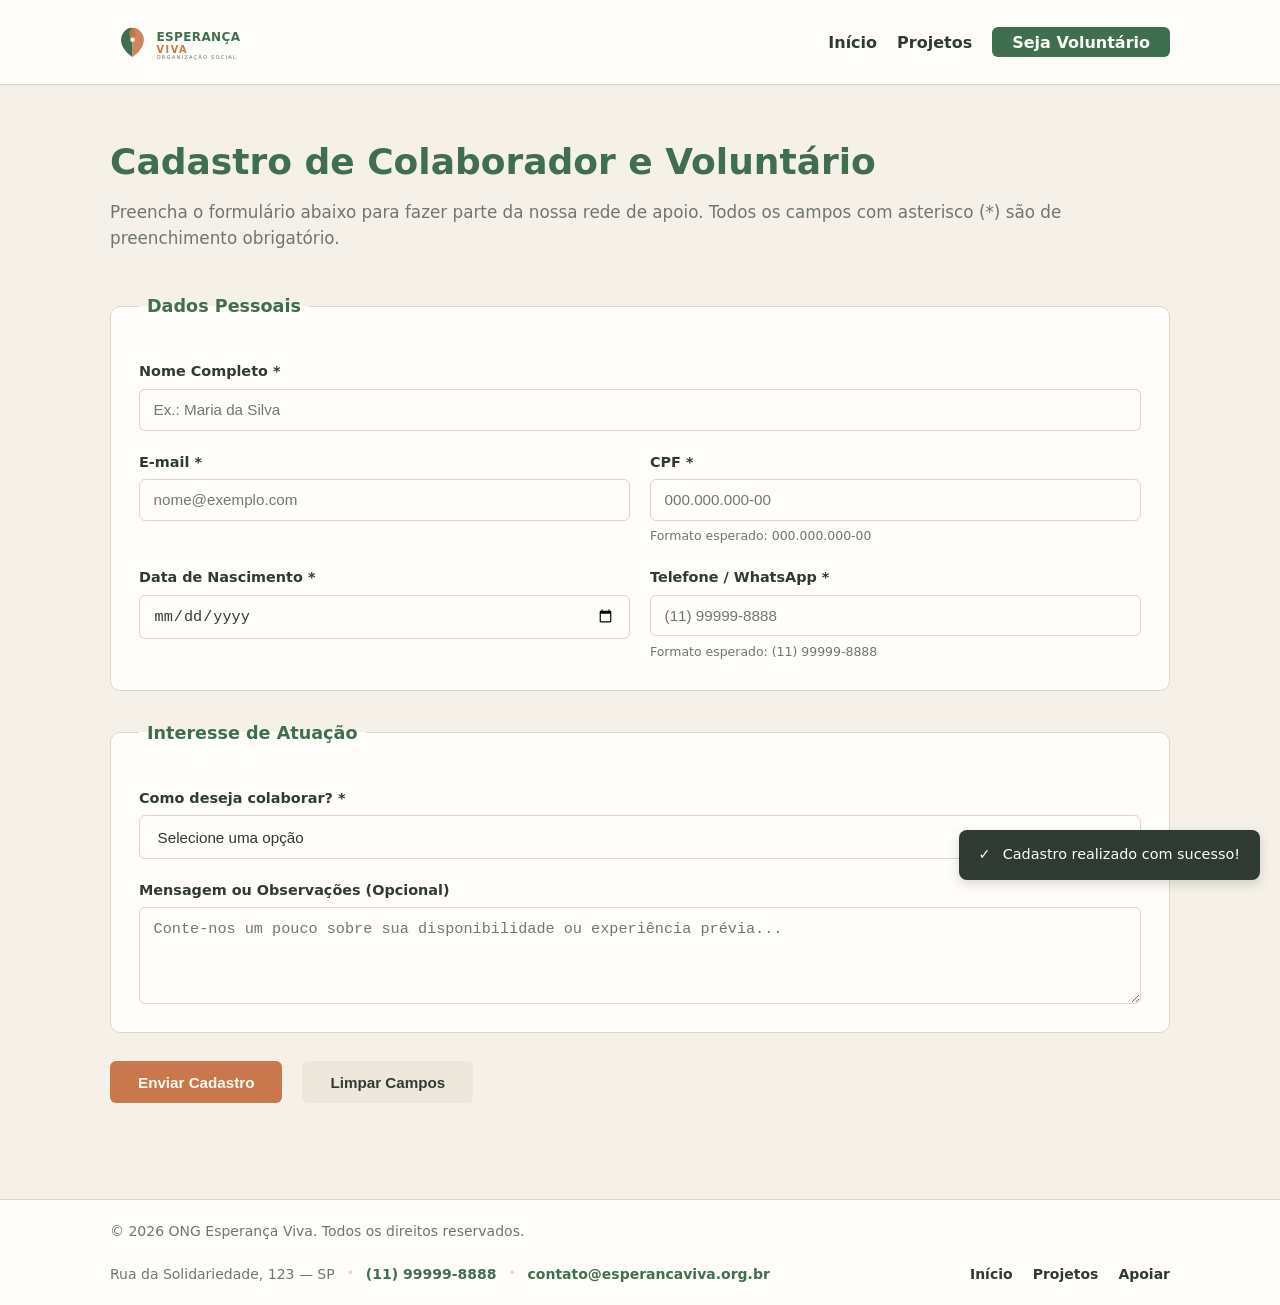
<file: cadastro.html>
<!DOCTYPE html>
<html lang="pt-BR">
<head>
  <meta charset="UTF-8">
  <meta name="viewport" content="width=device-width, initial-scale=1.0">
  <meta name="description" content="Faça seu cadastro para ser voluntário ou apoiador da ONG Esperança Viva.">
  <title>Cadastro de Voluntário - ONG Esperança Viva</title>
  <!-- Favicon do Site -->
  <link rel="icon" type="image/svg+xml" href="assets/img/favicon.svg">
  <link rel="stylesheet" href="assets/css/style.css?v=6.0">
</head>
<body>

  <!-- Cabeçalho Institucional com Menu Inline (Desktop) e Hambúrguer (Mobile) -->
  <header class="header-site">
    <a href="#conteudo-principal" class="sr-only">Pular para o conteúdo principal</a>
    
    <div class="container header-container">
      <a href="index.html" class="logo-container">
        <img src="assets/img/logo.svg" alt="Logotipo da ONG Esperança Viva com duas mãos entrelaçadas formando um coração" width="180" height="60">
      </a>

      <!-- Checkbox oculto para gerir o estado Aberto/Fechado via CSS -->
      <input type="checkbox" id="menu-toggle-cadastro" class="menu-toggle-checkbox" aria-label="Abrir menu de navegação">
      <label for="menu-toggle-cadastro" class="menu-toggle-label" tabindex="0">
        <span class="hamburger-icon" aria-hidden="true"></span>
      </label>

      <!-- Navegação Principal -->
      <nav aria-label="Navegação Principal">
        <ul class="nav-menu">
          <li><a href="index.html">Início</a></li>
          <li><a href="projetos.html">Projetos</a></li>
          <li><a href="cadastro.html" aria-current="page" class="btn-nav">Seja Voluntário</a></li>
        </ul>
      </nav>
    </div>
  </header>

  <!-- Conteúdo Principal Enquadrado no Container -->
  <main id="conteudo-principal" class="container" style="padding-top: 3rem; padding-bottom: 4rem;">
    
    <section aria-labelledby="titulo-cadastro">
      <h1 id="titulo-cadastro" style="font-size: 2.25rem; color: var(--primary-color); margin-bottom: 0.5rem;">Cadastro de Colaborador e Voluntário</h1>
      <p style="color: var(--text-muted); font-size: 1.05rem; margin-bottom: 2.5rem;">
        Preencha o formulário abaixo para fazer parte da nossa rede de apoio. Todos os campos com asterisco (*) são de preenchimento obrigatório.
      </p>

      <form action="#" method="post">
        
        <!-- Bloco 1: Dados Pessoais -->
        <fieldset>
          <legend>Dados Pessoais</legend>
          
          <div class="form-grid">
            <div class="campo-grupo col-12">
              <label for="nome">Nome Completo *</label>
              <input type="text" id="nome" name="nome" required minlength="3" placeholder="Ex.: Maria da Silva">
            </div>

            <div class="campo-grupo">
              <label for="email">E-mail *</label>
              <input type="email" id="email" name="email" required placeholder="nome@exemplo.com">
            </div>

            <div class="campo-grupo">
              <label for="cpf">CPF *</label>
              <input type="text" id="cpf" name="cpf" required pattern="\d{3}\.\d{3}\.\d{3}-\d{2}" placeholder="000.000.000-00">
              <small>Formato esperado: 000.000.000-00</small>
            </div>

            <div class="campo-grupo">
              <label for="data-nascimento">Data de Nascimento *</label>
              <input type="date" id="data-nascimento" name="data-nascimento" required>
            </div>

            <div class="campo-grupo">
              <label for="telefone">Telefone / WhatsApp *</label>
              <input type="tel" id="telefone" name="telefone" required pattern="\(\d{2}\) \d{4,5}-\d{4}" placeholder="(11) 99999-8888">
              <small>Formato esperado: (11) 99999-8888</small>
            </div>
          </div>
        </fieldset>

        <!-- Bloco 2: Área de Interesse -->
        <fieldset>
          <legend>Interesse de Atuação</legend>

          <div class="form-grid">
            <div class="campo-grupo col-12">
              <label for="area-atuacao">Como deseja colaborar? *</label>
              <select id="area-atuacao" name="area-atuacao" required>
                <option value="" disabled selected>Selecione uma opção</option>
                <option value="educacao">Voluntariado em Apoio Escolar e Leitura</option>
                <option value="alimentacao">Triagem e Arrecadação de Alimentos</option>
                <option value="capacitacao">Instrutor de Oficinas Profissionalizantes</option>
                <option value="doador">Doador de Insumos / Recursos Financeiros</option>
              </select>
            </div>

            <div class="campo-grupo col-12">
              <label for="mensagem">Mensagem ou Observações (Opcional)</label>
              <textarea id="mensagem" name="mensagem" rows="4" placeholder="Conte-nos um pouco sobre sua disponibilidade ou experiência prévia..."></textarea>
            </div>
          </div>
        </fieldset>

        <!-- Botões de Ação -->
        <div class="acoes-form">
          <button type="submit" class="btn btn-primario">Enviar Cadastro</button>
          <button type="reset" class="btn btn-secundario">Limpar Campos</button>
        </div>

      </form>
    </section>

  </main>

  <!-- Rodapé Minimalista com Informações de Contato em Linha -->
  <footer class="footer-site">
    <div class="container footer-compacto-container">
      
      <!-- Lado Esquerdo: Direitos Autorais -->
      <div class="footer-copy">
        <p>&copy; 2026 ONG Esperança Viva. Todos os direitos reservados.</p>
      </div>

      <!-- Lado Central: Contato Horizontal -->
      <address class="footer-contato-linha">
        <span>Rua da Solidariedade, 123 — SP</span>
        <span class="divisor">•</span>
        <a href="tel:+5511999998888">(11) 99999-8888</a>
        <span class="divisor">•</span>
        <a href="mailto:contato@esperancaviva.org.br">contato@esperancaviva.org.br</a>
      </address>

      <!-- Lado Direito: Navegação Rápida -->
      <nav class="footer-links-linha" aria-label="Links do rodapé">
        <ul>
          <li><a href="index.html">Início</a></li>
          <li><a href="projetos.html">Projetos</a></li>
          <li><a href="cadastro.html">Apoiar</a></li>
        </ul>
      </nav>

    </div>
  </footer>

  <!-- Componente Toast de Feedback Padronizado -->
  <div class="toast-notificacao" role="status" aria-live="polite">
    <span>✓</span> Cadastro realizado com sucesso!
  </div>

</body>
</html>
</file>
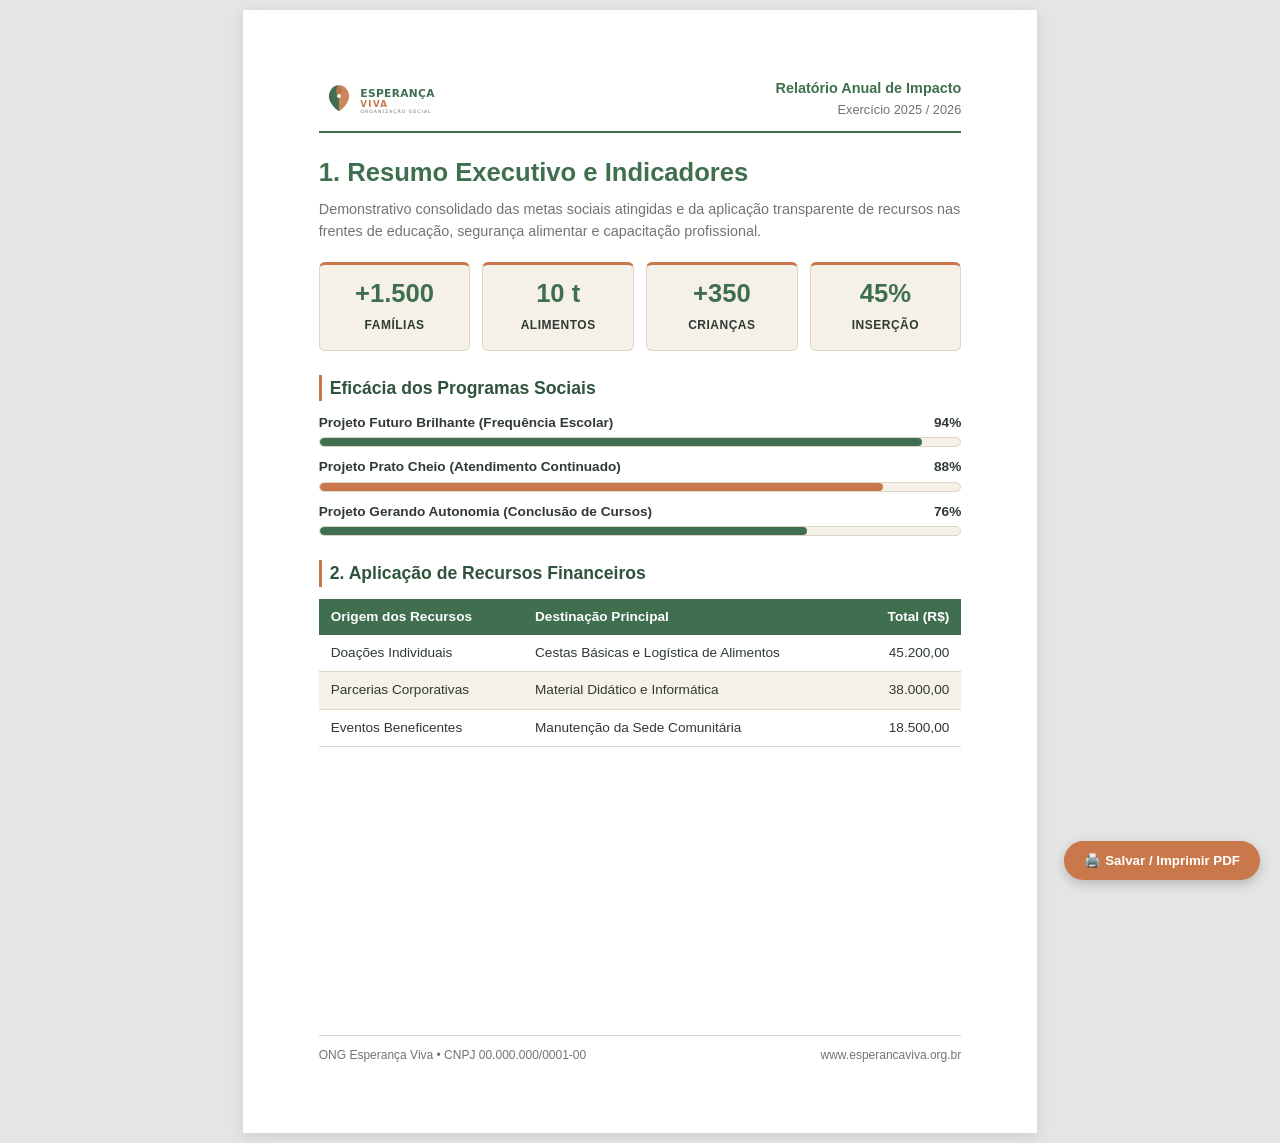
<file: relatorio-impacto.html>
<!DOCTYPE html>
<html lang="pt-BR">
<head>
  <meta charset="UTF-8">
  <title>Relatório Anual de Impacto Social - ONG Esperança Viva</title>
  <!-- Favicon do Site -->
  <link rel="icon" type="image/svg+xml" href="assets/img/favicon.svg">
  <style>
    /* Configurações Globais e de Impressão */
    @page {
      size: A4 portrait;
      margin: 15mm;
    }

    :root {
      --primary: #3f6f4f;
      --primary-dark: #2f533b;
      --accent: #c8784a;
      --bg-light: #f5f1e8;
      --white: #ffffff;
      --text-main: #2f3a32;
      --text-muted: #6f766f;
      --border: #ddd5c6;
    }

    * {
      box-sizing: border-box;
      margin: 0;
      padding: 0;
    }

    body {
      font-family: -apple-system, BlinkMacSystemFont, "Segoe UI", Roboto, Helvetica, Arial, sans-serif;
      color: var(--text-main);
      background-color: #e5e5e5;
      line-height: 1.5;
      -webkit-print-color-adjust: exact;
      print-color-adjust: exact;
    }

    /* Contentor da Página A4 */
    .pagina {
      width: 210mm;
      height: 297mm;
      padding: 18mm 20mm;
      margin: 10px auto;
      background-color: var(--white);
      position: relative;
      display: flex;
      flex-direction: column;
      justify-content: space-between;
      box-shadow: 0 4px 15px rgba(0, 0, 0, 0.1);
      page-break-after: always;
    }

    /* Cabeçalho das Páginas Internas */
    .topo-relatorio {
      display: flex;
      justify-content: space-between;
      align-items: center;
      border-bottom: 2px solid var(--primary);
      padding-bottom: 12px;
      margin-bottom: 20px;
    }

    .topo-relatorio img {
      height: 40px;
      width: auto;
    }

    .topo-relatorio .meta-doc {
      text-align: right;
      font-size: 0.8rem;
      color: var(--text-muted);
    }

    .topo-relatorio .meta-doc strong {
      color: var(--primary);
      display: block;
      font-size: 0.9rem;
    }

    /* Títulos e Seções */
    h1.titulo-secao {
      font-size: 1.6rem;
      color: var(--primary);
      margin-bottom: 8px;
      font-weight: 700;
    }

    p.descricao-secao {
      font-size: 0.9rem;
      color: var(--text-muted);
      margin-bottom: 20px;
    }

    /* Cards de Métricas em Grid Fixo */
    .grid-metricas {
      display: grid;
      grid-template-columns: repeat(4, 1fr);
      gap: 12px;
      margin-bottom: 24px;
    }

    .card-metrica {
      background-color: var(--bg-light);
      border: 1px solid var(--border);
      border-top: 3px solid var(--accent);
      border-radius: 6px;
      padding: 14px 8px;
      text-align: center;
    }

    .card-metrica .valor {
      font-size: 1.6rem;
      font-weight: 800;
      color: var(--primary);
      line-height: 1.1;
      display: block;
      margin-bottom: 4px;
    }

    .card-metrica .label {
      font-size: 0.75rem;
      font-weight: 600;
      color: var(--text-main);
      text-transform: uppercase;
      letter-spacing: 0.5px;
    }

    /* Gráficos de Progresso Visual */
    .secao-bloco {
      margin-bottom: 24px;
    }

    .secao-bloco h2 {
      font-size: 1.1rem;
      color: var(--primary-dark);
      margin-bottom: 12px;
      border-left: 3px solid var(--accent);
      padding-left: 8px;
    }

    .item-progresso {
      margin-bottom: 10px;
    }

    .item-progresso .labels {
      display: flex;
      justify-content: space-between;
      font-size: 0.85rem;
      font-weight: 600;
      margin-bottom: 4px;
    }

    .barra-trilho {
      height: 10px;
      background-color: var(--bg-light);
      border: 1px solid var(--border);
      border-radius: 5px;
      overflow: hidden;
    }

    .barra-preenchimento {
      height: 100%;
      background-color: var(--primary);
      border-radius: 4px;
    }

    /* Tabela Institucional */
    table.tabela-dados {
      width: 100%;
      border-collapse: collapse;
      font-size: 0.85rem;
      margin-top: 8px;
    }

    table.tabela-dados th {
      background-color: var(--primary);
      color: var(--white);
      text-align: left;
      padding: 8px 12px;
      font-weight: 600;
    }

    table.tabela-dados td {
      padding: 8px 12px;
      border-bottom: 1px solid var(--border);
    }

    table.tabela-dados tr:nth-child(even) {
      background-color: var(--bg-light);
    }

    /* Rodapé da Página */
    .rodape-documento {
      border-top: 1px solid var(--border);
      padding-top: 10px;
      display: flex;
      justify-content: space-between;
      font-size: 0.75rem;
      color: var(--text-muted);
    }

    /* Botão Flutuante de Impressão */
    .btn-print {
      position: fixed;
      bottom: 20px;
      right: 20px;
      background-color: var(--accent);
      color: white;
      border: none;
      padding: 12px 20px;
      border-radius: 30px;
      font-weight: bold;
      cursor: pointer;
      box-shadow: 0 4px 12px rgba(0,0,0,0.2);
      z-index: 9999;
    }

    @media print {
      body {
        background-color: white;
      }
      .pagina {
        margin: 0;
        box-shadow: none;
        height: 297mm;
        width: 210mm;
      }
      .btn-print {
        display: none;
      }
    }
  </style>
</head>
<body>

  <button class="btn-print" onclick="window.print()">🖨️ Salvar / Imprimir PDF</button>

  <!-- PÁGINA ÚNICA / DOCUMENTO EXECUTIVO -->
  <div class="pagina">
    
    <div>
      <!-- Topo Institucional -->
      <header class="topo-relatorio">
        <img src="assets/img/logo.svg" alt="ONG Esperança Viva">
        <div class="meta-doc">
          <strong>Relatório Anual de Impacto</strong>
          <span>Exercício 2025 / 2026</span>
        </div>
      </header>

      <!-- Título Principal -->
      <section>
        <h1 class="titulo-secao">1. Resumo Executivo e Indicadores</h1>
        <p class="descricao-secao">
          Demonstrativo consolidado das metas sociais atingidas e da aplicação transparente de recursos nas frentes de educação, segurança alimentar e capacitação profissional.
        </p>

        <!-- Grid de Métricas Limpo -->
        <div class="grid-metricas">
          <div class="card-metrica">
            <span class="valor">+1.500</span>
            <span class="label">Famílias</span>
          </div>
          <div class="card-metrica">
            <span class="valor">10 t</span>
            <span class="label">Alimentos</span>
          </div>
          <div class="card-metrica">
            <span class="valor">+350</span>
            <span class="label">Crianças</span>
          </div>
          <div class="card-metrica">
            <span class="valor">45%</span>
            <span class="label">Inserção</span>
          </div>
        </div>
      </section>

      <!-- Indicadores de Desempenho -->
      <section class="secao-bloco">
        <h2>Eficácia dos Programas Sociais</h2>

        <div class="item-progresso">
          <div class="labels">
            <span>Projeto Futuro Brilhante (Frequência Escolar)</span>
            <span>94%</span>
          </div>
          <div class="barra-trilho">
            <div class="barra-preenchimento" style="width: 94%;"></div>
          </div>
        </div>

        <div class="item-progresso">
          <div class="labels">
            <span>Projeto Prato Cheio (Atendimento Continuado)</span>
            <span>88%</span>
          </div>
          <div class="barra-trilho">
            <div class="barra-preenchimento" style="width: 88%; background-color: var(--accent);"></div>
          </div>
        </div>

        <div class="item-progresso">
          <div class="labels">
            <span>Projeto Gerando Autonomia (Conclusão de Cursos)</span>
            <span>76%</span>
          </div>
          <div class="barra-trilho">
            <div class="barra-preenchimento" style="width: 76%;"></div>
          </div>
        </div>
      </section>

      <!-- Tabela Financeira -->
      <section class="secao-bloco">
        <h2>2. Aplicação de Recursos Financeiros</h2>
        
        <table class="tabela-dados">
          <thead>
            <tr>
              <th>Origem dos Recursos</th>
              <th>Destinação Principal</th>
              <th style="text-align: right;">Total (R$)</th>
            </tr>
          </thead>
          <tbody>
            <tr>
              <td>Doações Individuais</td>
              <td>Cestas Básicas e Logística de Alimentos</td>
              <td style="text-align: right;">45.200,00</td>
            </tr>
            <tr>
              <td>Parcerias Corporativas</td>
              <td>Material Didático e Informática</td>
              <td style="text-align: right;">38.000,00</td>
            </tr>
            <tr>
              <td>Eventos Beneficentes</td>
              <td>Manutenção da Sede Comunitária</td>
              <td style="text-align: right;">18.500,00</td>
            </tr>
          </tbody>
        </table>
      </section>
    </div>

    <!-- Rodapé Limpo -->
    <footer class="rodape-documento">
      <span>ONG Esperança Viva • CNPJ 00.000.000/0001-00</span>
      <span>www.esperancaviva.org.br</span>
    </footer>

  </div>

</body>
</html>
</file>
<file: assets/css/style.css>
/* ==========================================================================
   1. RESET E VARIÁVEIS DE CORES E ESPAÇAMENTOS (DESIGN TOKENS)
   ========================================================================== */
:root {
  /* Cores Institucionais */
  --primary-color: #3f6f4f;       /* Verde institucional */
  --primary-hover: #31583e;       /* Verde escuro */
  --accent-color: #c8784a;        /* Terracota */
  --accent-hover: #a95f38;        /* Terracota escuro */
  --secondary-color: #eee8dc;     /* Bege claro */
  --text-main: #2f3a32;           /* Verde-grafite */
  --text-muted: #6f766f;          /* Cinza esverdeado */
  --bg-light: #f5f1e8;            /* Creme de Fundo */
  --white: #fffdf9;               /* Branco quente */
  --border-color: #ddd5c6;        /* Bege acinzentado */
  --focus-ring: #7da286;          /* Verde suave */

  /* Tokens de Espaçamento Padronizados */
  --space-1: 0.35rem;
  --space-2: 0.75rem;
  --space-3: 1.25rem;
  --space-4: 1.75rem;
  --space-5: 2.5rem;
}

* {
  box-sizing: border-box;
  margin: 0;
  padding: 0;
}

body {
  font-family: system-ui, -apple-system, BlinkMacSystemFont, "Segoe UI", Roboto, sans-serif;
  line-height: 1.6;
  color: var(--text-main);
  background-color: var(--bg-light);
}

.sr-only {
  position: absolute;
  width: 1px;
  height: 1px;
  padding: 0;
  margin: -1px;
  overflow: hidden;
  clip: rect(0, 0, 0, 0);
  border: 0;
}

/* Container Global Padrão */
.container {
  max-width: 1100px;
  margin: 0 auto;
  padding: 0 var(--space-3);
}

/* ==========================================================================
   2. CABEÇALHO E NAVEGAÇÃO — DESKTOP (INLINE) & MOBILE (HAMBÚRGUER)
   Estratégia Responsiva e Estados Interativos:
   - Desktop: Menu horizontal inline, com indicadores de estado ativo e transições suaves.
   - Mobile: Menu hambúrguer interativo controlado por input[type="checkbox"] oculto,
     gerindo os estados de abertura/fechamento e foco por teclado de forma semântica.
   ========================================================================== */
.header-site {
  background-color: var(--white);
  border-bottom: 1px solid var(--border-color);
  padding: var(--space-2) 0;
  position: sticky;
  top: 0;
  z-index: 100;
  box-shadow: 0 1px 3px rgba(0, 0, 0, 0.03);
}

.header-container {
  display: flex;
  justify-content: space-between;
  align-items: center;
}

.logo-container img {
  display: block;
}

/* Navegação Padrão (Desktop) */
.nav-menu {
  display: flex;
  list-style: none;
  gap: var(--space-3);
  align-items: center;
}

.nav-menu a {
  text-decoration: none;
  color: var(--text-main);
  font-weight: 600;
  padding: var(--space-1) 0;
  transition: color 0.2s, background-color 0.2s;
  outline: none;
}

/* Estados Interativos: Hover e Foco por Teclado */
.nav-menu a:hover,
.nav-menu a:focus {
  color: var(--primary-color);
}

/* Estado Ativo (Página Atual - WAI-ARIA) */
.nav-menu a[aria-current="page"] {
  color: var(--primary-color);
  font-weight: 700;
}

.btn-nav {
  background-color: var(--primary-color);
  color: var(--white) !important;
  padding: var(--space-1) 1.25rem !important;
  border-radius: 6px;
  transition: background-color 0.2s !important;
}

.btn-nav:hover,
.btn-nav:focus {
  background-color: var(--primary-hover) !important;
  box-shadow: 0 0 0 3px var(--focus-ring);
}

/* Controlo do Menu Hambúrguer (Oculto em Desktop) */
.menu-toggle-checkbox,
.menu-toggle-label {
  display: none;
}

/* ==========================================================================
   3. ESTRUTURA DA LANDING PAGE (INDEX.HTML)
   ========================================================================== */
.hero-section {
  padding: 4rem 0 3rem 0;
}

.hero-grid {
  display: grid;
  grid-template-columns: 1.1fr 0.9fr;
  gap: 3rem;
  align-items: center;
}

.tag-destaque {
  display: inline-block;
  font-size: 0.85rem;
  font-weight: 700;
  text-transform: uppercase;
  letter-spacing: 1px;
  color: var(--accent-color);
  margin-bottom: var(--space-2);
}

.hero-textos h1 {
  font-size: 2.5rem;
  line-height: 1.2;
  color: var(--primary-color);
  margin-bottom: var(--space-3);
}

.hero-descricao {
  font-size: 1.1rem;
  color: var(--text-muted);
  margin-bottom: var(--space-5);
}

.hero-cta {
  display: flex;
  align-items: center;
  gap: var(--space-3);
  flex-wrap: wrap;
}

.btn-link {
  color: var(--primary-color);
  font-weight: 700;
  text-decoration: none;
}

.btn-link:hover {
  text-decoration: underline;
}

.hero-media img {
  width: 100%;
  height: auto;
  border-radius: 12px;
  box-shadow: 0 10px 25px -5px rgba(0, 0, 0, 0.1);
}

/* Métricas de Impacto */
.metricas-banner {
  background-color: var(--primary-color);
  color: var(--white);
  padding: var(--space-5) 0;
}

.metricas-grid {
  display: grid;
  grid-template-columns: repeat(auto-fit, minmax(200px, 1fr));
  gap: var(--space-4);
  text-align: center;
}

.metrica-numero {
  display: block;
  font-size: 2.5rem;
  font-weight: 800;
  color: #f5f1e8; 
  line-height: 1.1;
}

.metrica-texto {
  font-size: 0.95rem;
  opacity: 0.9;
}

/* Pilares de Atuação */
.pilares-section {
  padding: 5rem 0;
}

.secao-cabecalho {
  margin-bottom: var(--space-5);
}

.secao-cabecalho.text-center {
  text-align: center;
}

.secao-subtitulo {
  font-size: 0.85rem;
  font-weight: 700;
  text-transform: uppercase;
  letter-spacing: 1px;
  color: var(--accent-color);
  display: block;
}

.secao-cabecalho h2 {
  font-size: 2rem;
  color: var(--primary-color);
}

.pilares-lista {
  display: flex;
  flex-direction: column;
  gap: var(--space-3);
}

.pilar-linha {
  display: flex;
  align-items: flex-start;
  gap: var(--space-4);
  padding: var(--space-4);
  background-color: var(--white);
  border-radius: 0 8px 8px 0;
  border: 1px solid var(--border-color);
  border-left: 4px solid var(--primary-color);
}

.pilar-numero {
  font-size: 1.75rem;
  font-weight: 800;
  color: var(--accent-color);
  line-height: 1;
}

.pilar-info h3 {
  font-size: 1.25rem;
  margin-bottom: var(--space-1);
}

/* ==========================================================================
   4. CARROSSEL AUTOMÁTICO DE DEPOIMENTOS
   ========================================================================== */
.depoimento-section {
  background-color: var(--white);
  border-top: 1px solid var(--border-color);
  border-bottom: 1px solid var(--border-color);
  padding: 4.5rem 0;
}

.carrossel-auto-container {
  max-width: 850px;
  margin: var(--space-5) auto 0 auto;
  overflow: hidden;
  border-radius: 12px;
}

.carrossel-auto-track {
  display: flex;
  width: 600%;
  margin: 0;
  padding: 0;
  list-style: none !important;
  animation: deslizarDepoimentos 22s infinite ease-in-out;
}

.carrossel-auto-container:hover .carrossel-auto-track {
  animation-play-state: paused;
}

.depoimento-card-auto {
  width: 16.666%;
  list-style: none !important;
  background-color: var(--bg-light);
  border: 1px solid var(--border-color);
  border-left: 5px solid var(--accent-color);
  border-radius: 8px;
  padding: var(--space-5);
  box-sizing: border-box;
  text-align: center;
}

.depoimento-card-auto blockquote p {
  font-size: 1.2rem;
  font-style: italic;
  color: var(--text-main);
  line-height: 1.6;
  margin-bottom: var(--space-3);
}

.depoimento-card-auto cite {
  display: block;
  font-size: 0.95rem;
  font-weight: 700;
  font-style: normal;
  color: var(--primary-color);
}

@keyframes deslizarDepoimentos {
  0%, 16% { transform: translateX(0%); }
  20%, 36% { transform: translateX(-16.666%); }
  40%, 56% { transform: translateX(-33.333%); }
  60%, 76% { transform: translateX(-50%); }
  80%, 96% { transform: translateX(-66.666%); }
  100% { transform: translateX(-83.333%); }
}

/* ==========================================================================
   5. SEÇÃO DE TRANSPARÊNCIA E RELATÓRIO DE IMPACTO
   ========================================================================== */
.transparencia-cta-section {
  background-color: var(--white);
  border: 1px solid var(--border-color);
  border-radius: 12px;
  margin-top: 3.5rem;
  padding: var(--space-5);
  box-shadow: 0 4px 6px -1px rgba(0, 0, 0, 0.03);
}

.transparencia-container {
  width: 100%;
}

.transparencia-grid {
  display: grid;
  grid-template-columns: 1.2fr 0.8fr;
  gap: var(--space-5);
  align-items: center;
}

.transparencia-texto {
  display: flex;
  flex-direction: column;
}

.transparencia-texto .secao-subtitulo {
  font-size: 0.85rem;
  font-weight: 700;
  text-transform: uppercase;
  letter-spacing: 1px;
  color: var(--accent-color);
  margin-bottom: var(--space-1);
  display: block;
}

.transparencia-texto h2 {
  font-size: 1.85rem;
  color: var(--primary-color);
  margin-bottom: var(--space-3);
  line-height: 1.25;
}

.transparencia-texto p {
  font-size: 1rem;
  color: var(--text-muted);
  margin-bottom: var(--space-4);
  line-height: 1.6;
}

.transparencia-botoes {
  display: flex;
  gap: var(--space-3);
  flex-wrap: wrap;
}

.transparencia-destaque-box {
  background-color: var(--bg-light);
  border: 1px solid var(--border-color);
  border-left: 4px solid var(--primary-color);
  padding: var(--space-4);
  border-radius: 8px;
  box-sizing: border-box;
}

.transparencia-destaque-box h3 {
  font-size: 1.15rem;
  color: var(--primary-color);
  margin-bottom: var(--space-3);
}

.transparencia-destaque-box ul {
  list-style: none !important;
  padding: 0 !important;
  margin: 0 !important;
  display: flex;
  flex-direction: column;
  gap: var(--space-2);
}

.transparencia-destaque-box li {
  font-size: 0.9rem;
  color: var(--text-main);
  line-height: 1.5;
}

/* ==========================================================================
   6. PÁGINA DE PROJETOS E FAMÍLIA DE FEEDBACK (BADGES)
   ========================================================================== */
.secao-projetos-page {
  padding: 3rem var(--space-3) 4rem var(--space-3);
}

.projetos-intro {
  margin-bottom: var(--space-5);
}

.projetos-intro h1 {
  font-size: 2.25rem;
  color: var(--primary-color);
  margin-bottom: var(--space-2);
}

.projetos-intro p {
  font-size: 1.1rem;
  color: var(--text-muted);
  max-width: 850px;
}

.secao-titulo-interna {
  font-size: 1.5rem;
  color: var(--primary-color);
  margin-bottom: var(--space-4);
}

.projetos-grid {
  display: grid;
  grid-template-columns: repeat(auto-fit, minmax(320px, 1fr));
  gap: var(--space-4);
}

.card-projeto {
  background-color: var(--white);
  border: 1px solid var(--border-color);
  border-radius: 10px;
  padding: var(--space-4);
  display: flex;
  flex-direction: column;
  box-shadow: 0 4px 6px -1px rgba(0, 0, 0, 0.03);
}

.card-projeto h3 {
  font-size: 1.35rem;
  color: var(--primary-color);
  margin-bottom: var(--space-1);
}

.tag-publico {
  font-size: 0.9rem;
  color: var(--text-muted);
  margin-bottom: var(--space-3);
}

.projeto-media {
  margin-top: auto;
  padding-top: var(--space-3);
  text-align: center;
}

.projeto-media img {
  width: 100%;
  height: 220px;
  object-fit: cover;
  border-radius: 8px;
}

.projeto-media figcaption {
  font-size: 0.85rem;
  color: var(--text-muted);
  margin-top: var(--space-1);
}

/* Família de Feedbacks: Badges padronizadas */
.badge-status {
  display: inline-block;
  padding: 0.25rem 0.75rem;
  font-size: 0.75rem;
  font-weight: 700;
  text-transform: uppercase;
  border-radius: 50px;
  margin-bottom: var(--space-2);
  letter-spacing: 0.5px;
}

.badge-ativo {
  background-color: rgba(63, 111, 79, 0.15);
  color: var(--primary-color);
}

.badge-pausado {
  background-color: rgba(200, 120, 74, 0.15);
  color: var(--accent-color);
}

/* ==========================================================================
   7. BOTÕES E FORMULÁRIO DE CADASTRO
   ========================================================================== */
.btn {
  padding: 0.8rem 1.75rem;
  border: none;
  border-radius: 6px;
  font-weight: bold;
  font-size: 0.95rem;
  cursor: pointer;
  transition: background-color 0.2s;
  text-decoration: none;
  display: inline-block;
}

.btn-primario {
  background-color: var(--accent-color);
  color: var(--white);
}

.btn-primario:hover,
.btn-primario:focus {
  background-color: var(--accent-hover);
  box-shadow: 0 0 0 3px rgba(200, 120, 74, 0.3);
}

.btn-secundario {
  background-color: var(--secondary-color);
  color: var(--text-main);
}

.btn-secundario:hover,
.btn-secundario:focus {
  background-color: #e3dccd;
  box-shadow: 0 0 0 3px rgba(238, 232, 220, 0.5);
}

fieldset {
  border: 1px solid var(--border-color);
  border-radius: 10px;
  padding: var(--space-4);
  margin-bottom: var(--space-4);
  background-color: var(--white);
}

legend {
  font-weight: 700;
  color: var(--primary-color);
  padding: 0 0.5rem;
  font-size: 1.1rem;
}

.form-grid {
  display: flex;
  flex-wrap: wrap;
  gap: var(--space-3);
  margin-top: var(--space-2);
}

.campo-grupo {
  display: flex;
  flex-direction: column;
  gap: var(--space-1);
  flex: 1 1 calc(50% - var(--space-3));
  min-width: 250px;
}

.campo-grupo.col-12 {
  flex: 1 1 100%;
}

label {
  font-weight: 600;
  font-size: 0.9rem;
  color: var(--text-main);
}

input, select, textarea {
  width: 100%;
  padding: 0.7rem 0.85rem;
  border: 1.5px solid var(--border-color);
  border-radius: 6px;
  font-size: 0.95rem;
  color: var(--text-main);
  background-color: var(--white);
  outline: none;
  transition: border-color 0.2s, box-shadow 0.2s;
}

input:focus, select:focus, textarea:focus {
  border-color: var(--primary-color);
  box-shadow: 0 0 0 3px rgba(63, 111, 79, 0.2);
}

small {
  color: var(--text-muted);
  font-size: 0.78rem;
}

.acoes-form {
  display: flex;
  gap: var(--space-3);
  margin-top: var(--space-3);
  flex-wrap: wrap;
}

/* Família de Feedbacks: Toast / Notificação Flutuante Padronizada */
.toast-notificacao {
  position: fixed;
  bottom: 20px;
  right: 20px;
  background-color: var(--text-main);
  color: var(--white);
  padding: 0.85rem 1.25rem;
  border-radius: 8px;
  box-shadow: 0 4px 12px rgba(0, 0, 0, 0.15);
  font-size: 0.9rem;
  z-index: 9999;
  display: flex;
  align-items: center;
  gap: 0.75rem;
}

/* ==========================================================================
   8. RODAPÉ MINIMALISTA E COMPACTO
   ========================================================================== */
.footer-site {
  background-color: var(--white);
  border-top: 1px solid var(--border-color);
  padding: 1.25rem 0;
  margin-top: 2rem;
}

.footer-compacto-container {
  display: flex;
  justify-content: space-between;
  align-items: center;
  flex-wrap: wrap;
  gap: var(--space-3);
  font-size: 0.875rem;
  color: var(--text-muted);
}

.footer-copy p {
  margin: 0;
  color: var(--text-muted);
}

.footer-contato-linha {
  font-style: normal;
  display: flex;
  align-items: center;
  gap: var(--space-2);
  flex-wrap: wrap;
}

.footer-contato-linha a {
  color: var(--primary-color);
  text-decoration: none;
  font-weight: 600;
}

.footer-contato-linha a:hover {
  text-decoration: underline;
}

.footer-contato-linha .divisor {
  color: var(--border-color);
  font-size: 0.75rem;
}

.footer-links-linha ul {
  display: flex;
  list-style: none;
  gap: var(--space-3);
  margin: 0;
  padding: 0;
}

.footer-links-linha a {
  color: var(--text-main);
  text-decoration: none;
  font-weight: 600;
  transition: color 0.2s;
}

.footer-links-linha a:hover {
  color: var(--primary-color);
}

/* ==========================================================================
   9. RESPONSIVIDADE E COMPORTAMENTO MOBILE DO MENU HAMBÚRGUER (max-width: 850px)
   ========================================================================== */
@media (max-width: 850px) {
  .hero-grid,
  .transparencia-grid {
    grid-template-columns: 1fr;
    gap: var(--space-4);
  }

  .transparencia-cta-section {
    padding: var(--space-3);
  }
  
  .hero-botoes, .hero-cta, .transparencia-botoes {
    justify-content: center;
  }

  /* Exibir o botão hambúrguer no mobile */
  .menu-toggle-label {
    display: flex;
    flex-direction: column;
    justify-content: space-between;
    width: 30px;
    height: 22px;
    cursor: pointer;
    z-index: 101;
  }

  .hamburger-icon,
  .hamburger-icon::before,
  .hamburger-icon::after {
    content: '';
    display: block;
    width: 100%;
    height: 3px;
    background-color: var(--primary-color);
    border-radius: 2px;
    transition: transform 0.3s ease, opacity 0.3s ease;
  }

  .hamburger-icon {
    position: relative;
    top: 9px;
  }

  .hamburger-icon::before {
    position: absolute;
    top: -9px;
  }

  .hamburger-icon::after {
    position: absolute;
    top: 9px;
  }

  /* Esconder o menu de navegação por padrão no estado FECHADO */
  .header-site nav {
    display: none;
    width: 100%;
    background-color: var(--white);
    position: absolute;
    top: 100%;
    left: 0;
    border-bottom: 1px solid var(--border-color);
    box-shadow: 0 4px 6px -1px rgba(0, 0, 0, 0.05);
    padding: var(--space-3) 0;
  }

  .nav-menu {
    flex-direction: column;
    align-items: center;
    gap: var(--space-2);
    width: 100%;
  }

  .nav-menu li {
    width: 100%;
    text-align: center;
  }

  .nav-menu a {
    display: block;
    padding: var(--space-2);
    width: 100%;
  }

  /* Estado ABERTO: Ativado quando o checkbox está marcado (:checked) */
  .menu-toggle-checkbox:checked ~ nav {
    display: block;
  }

  /* Transformação animada do ícone de hambúrguer para "X" (Estado Aberto) */
  .menu-toggle-checkbox:checked ~ .menu-toggle-label .hamburger-icon {
    background-color: transparent;
  }

  .menu-toggle-checkbox:checked ~ .menu-toggle-label .hamburger-icon::before {
    transform: rotate(45deg);
    top: 0;
  }

  .menu-toggle-checkbox:checked ~ .menu-toggle-label .hamburger-icon::after {
    transform: rotate(-45deg);
    top: 0;
  }

  /* Foco por teclado acessível no rótulo do menu hambúrguer */
  .menu-toggle-label:focus {
    outline: 2px solid var(--primary-color);
    outline-offset: 4px;
    border-radius: 4px;
  }

  .footer-compacto-container {
    flex-direction: column;
    text-align: center;
    justify-content: center;
    gap: var(--space-2);
  }

  .footer-contato-linha {
    justify-content: center;
  }

  .campo-grupo {
    flex: 1 1 100%;
  }
}
</file>
